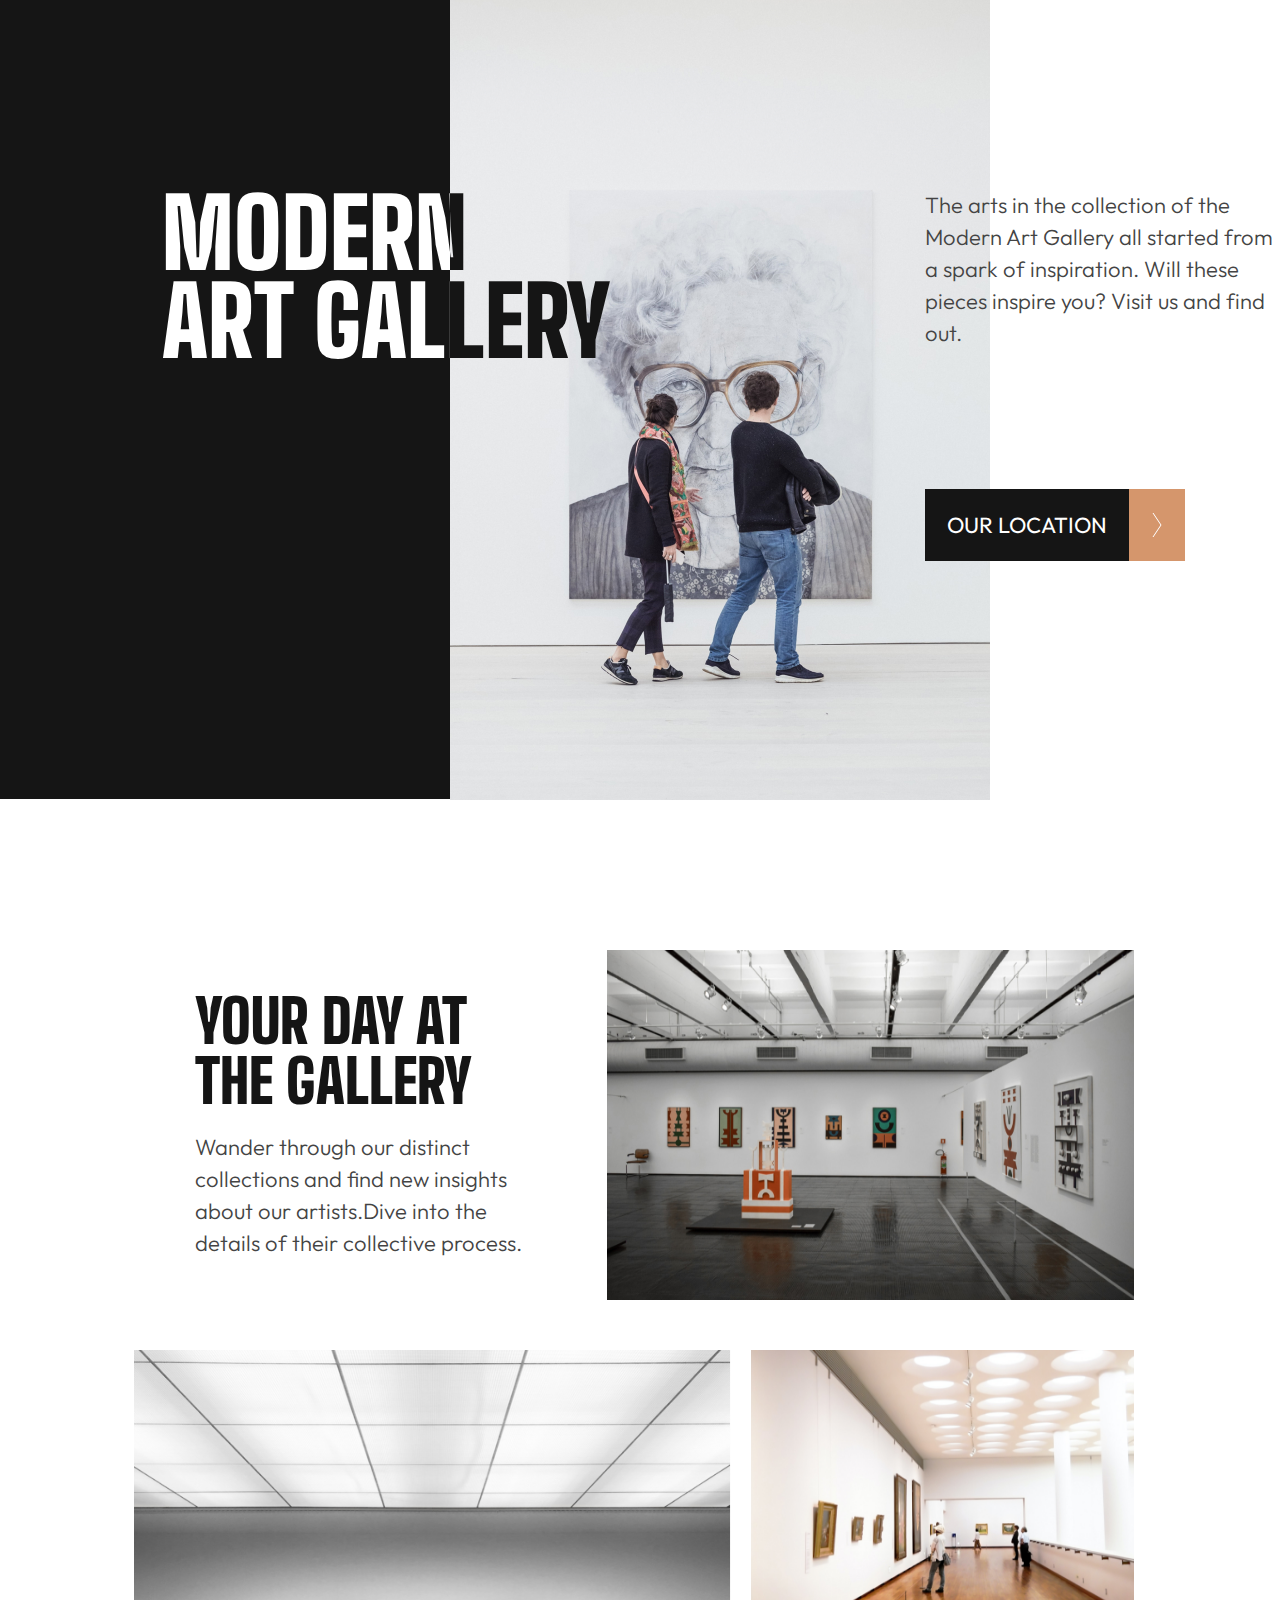
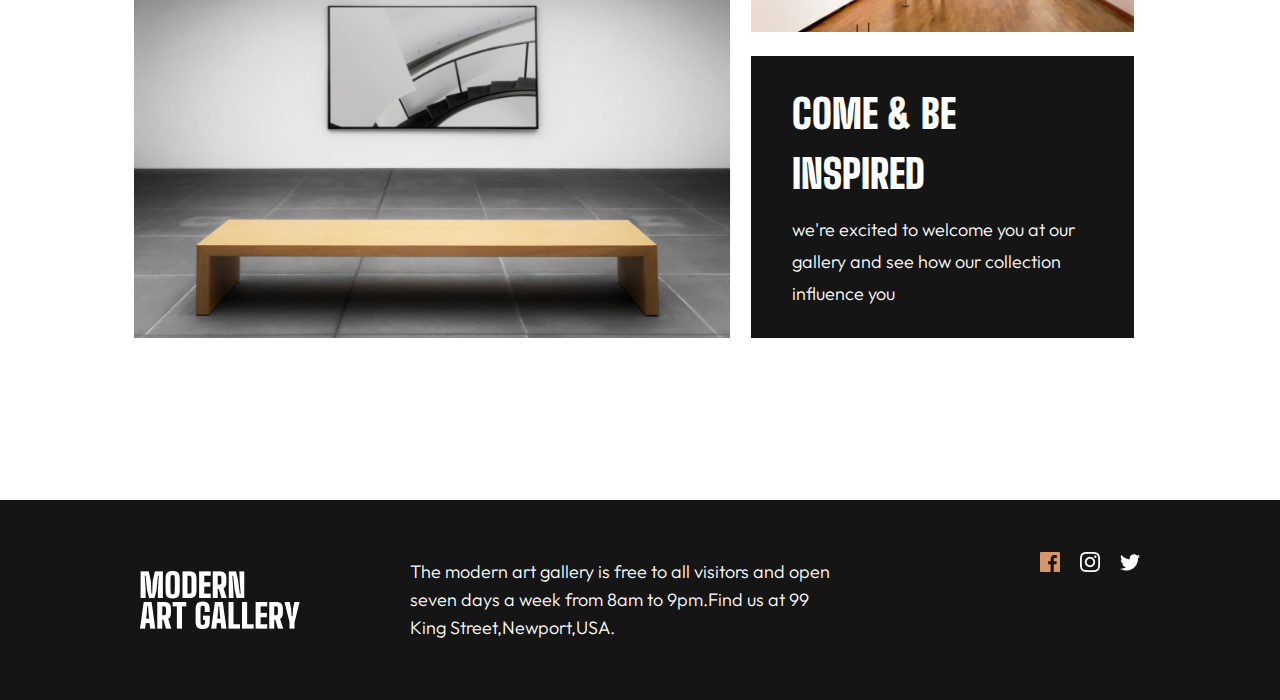
<file: index.html>
<!DOCTYPE html>
<html lang="en">
<head>
    <meta charset="UTF-8">
    <meta name="viewport" content="width=device-width, initial-scale=1.0">
    <title>Art Gallery</title>
    <link rel="stylesheet" href="./style/style.css">
</head>
<body>
    <header>
        <div class = "black-block" id = "right-header-block">

        </div>
  
        <img id = "header-img" 
          src = "./assets/Rectangle.jpg" alt = "Picture">
        <h1 class = "pre-lines">MODERN 
          ART GALLERY</h1>
        <p id = "header-paragraph">
          The arts in the collection of the Modern Art Gallery all started 
          from a spark of inspiration. Will these pieces inspire you? Visit 
          us and find out.
        </p>
        
        <a id = "location-button" class = "button-block " href = "./location.html">
            <div class = "button-text">
          <p class = "text">
            OUR LOCATION
          </p>
          </div>
          <div class = "button-arrows">
            <img class = "button-img" src = "./assets/icon-arrow-right.svg" alt = "">
          </div>
        </a>
      </header>
      <div class="container">
      <main   class="main-container">
        <section  class="section-01">
            <div class="section-01_text">
               <h1>Your Day At The Gallery</h1>
               <p>Wander through our distinct collections and find new insights about our artists.Dive into the details of their collective process.</p>       
            </div>
            <div class="section-01_image">
                <img src="./assets/section01-img.jpg" alt="image-01">
            </div>
            </section>
            <section class="section-02">
              
                    <img src="./assets/section-02_image.jpg" alt="image-01">
             
                    <div class="section-02_article">
                        <img class="section-02_article-image "  src="./assets/article-img.jpg">
                            
                            <div class="section-02_article-text ">
                                <h1>come & be inspired</h1>
                                <p>we're excited to welcome you at our gallery and see how our collection influence you</p>
                            </div>
                        </div>
            </section>
      </main>
      </div>
      <footer>
        <div class="footer-text">
            <img src="./assets/MODERNARTGALLERY.png">
            <p>The modern art gallery is free to all visitors and open seven days a week from 8am to 9pm.Find us at 99 King Street,Newport,USA.</p>
        </div>
        <div class="footer-icon">
            <a href="">
            <img src="./assets/Group 9fb (1).png" alt="icons">
            </a>
        </div>
      </footer>
</body>
</html>
</file>
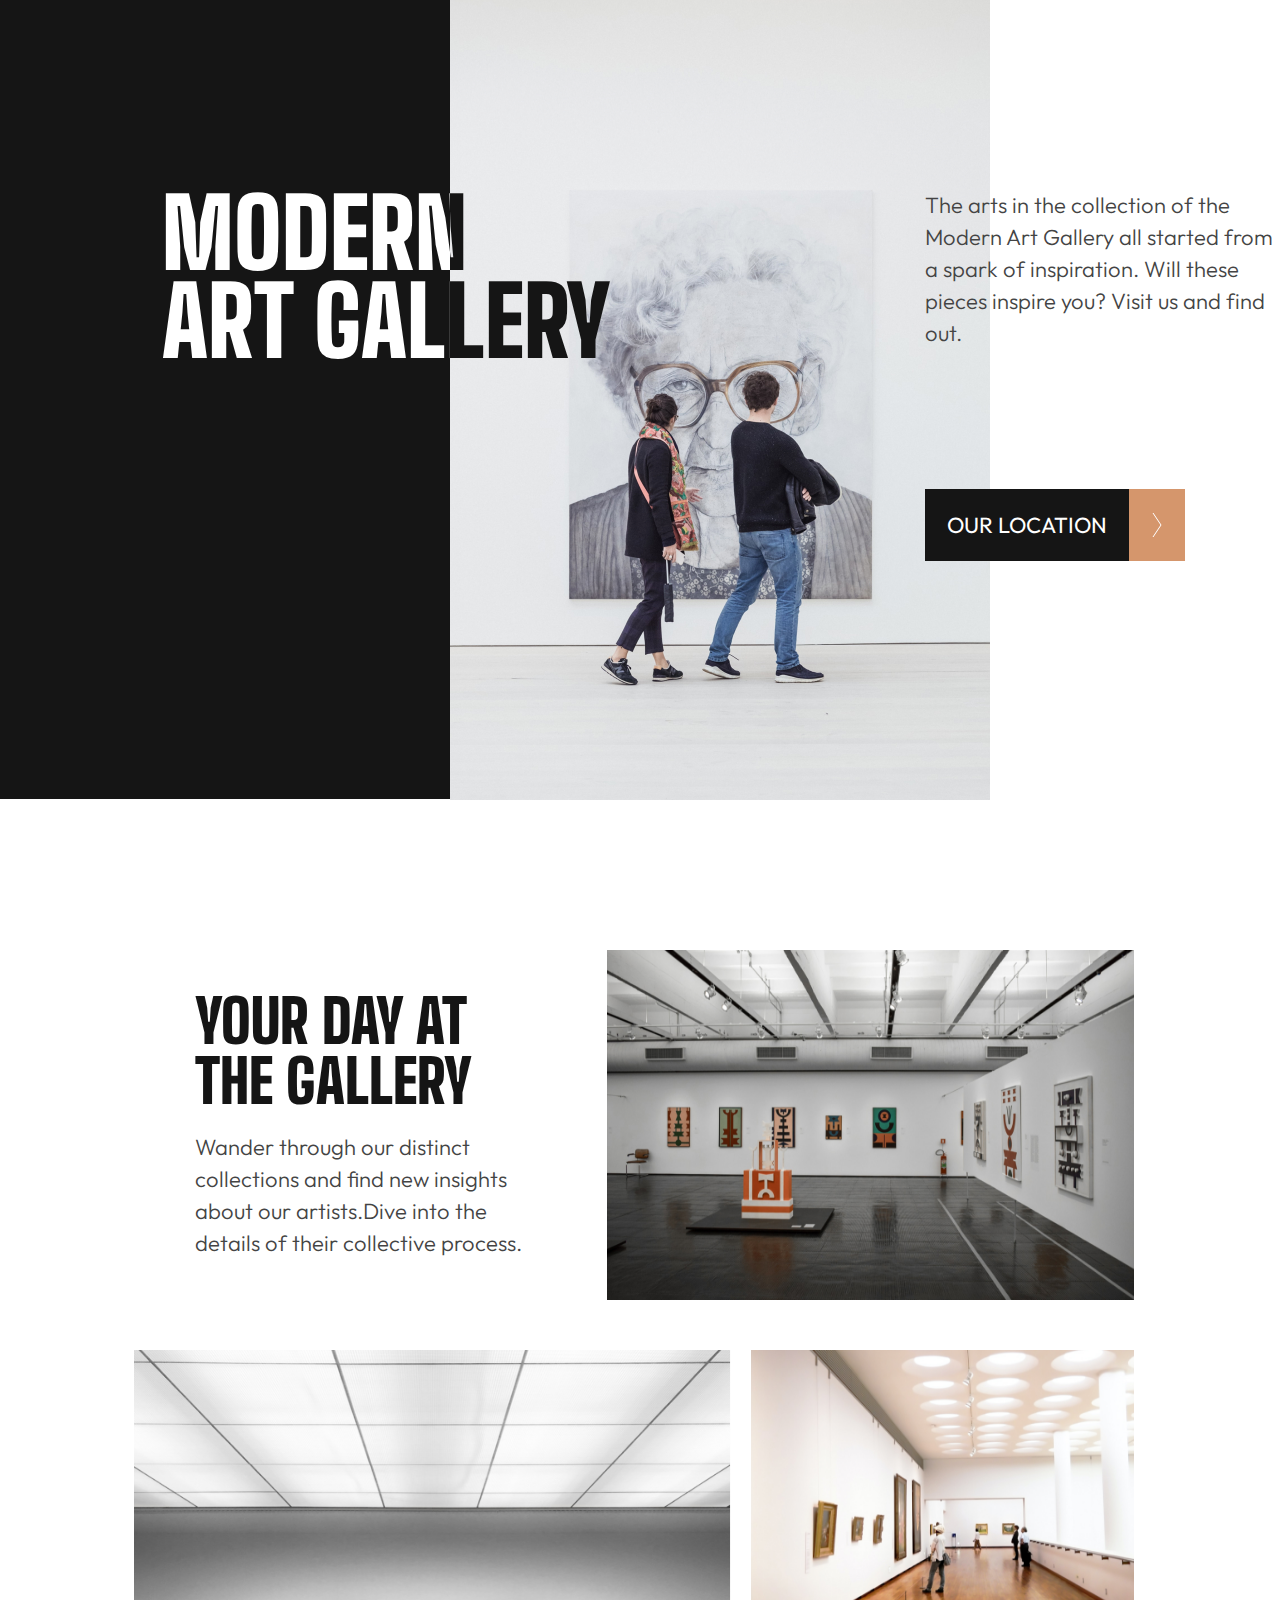
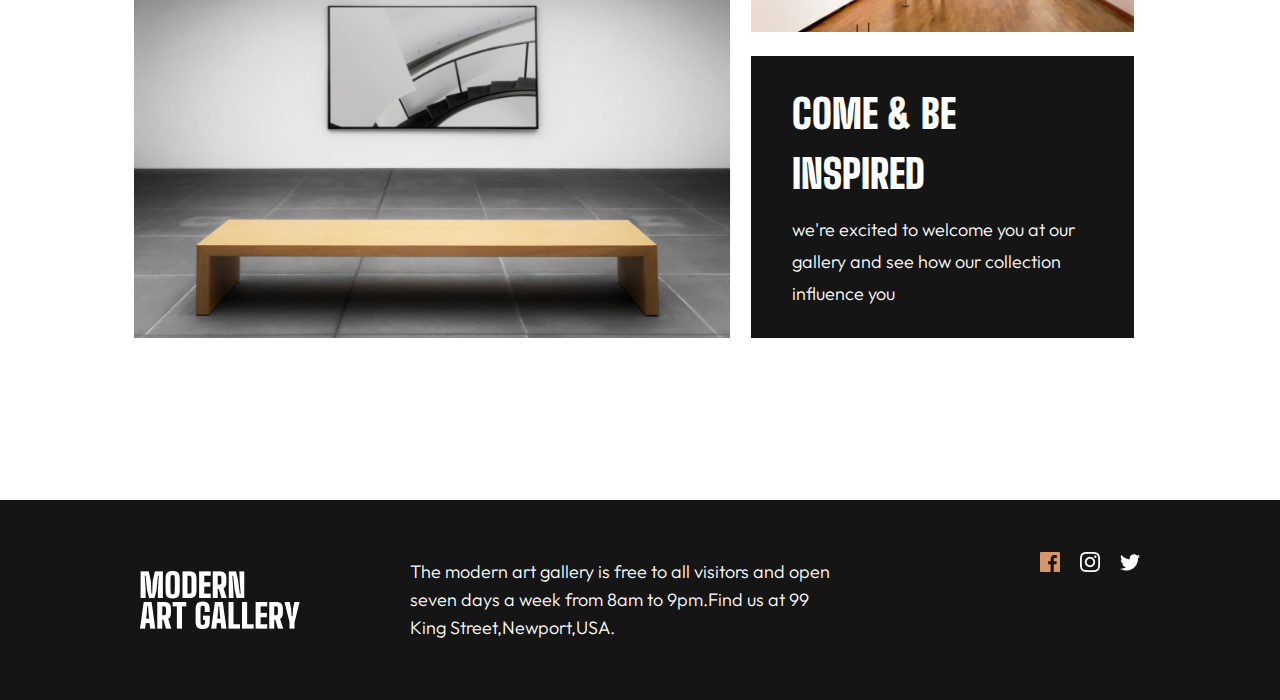
<file: HTML/index.html>
<!DOCTYPE html>
<html lang="en">
<head>
    <meta charset="UTF-8">
    <meta name="viewport" content="width=device-width, initial-scale=1.0">
    <title>Art Gallery</title>
    <link rel="stylesheet" href="../style/style.css">
</head>
<body>
    <header>
        <div class = "black-block" id = "right-header-block">

        </div>
  
        <img id = "header-img" 
          src = "../assets/Rectangle.jpg" alt = "Picture">
        <h1 class = "pre-lines">MODERN 
          ART GALLERY</h1>
        <p id = "header-paragraph">
          The arts in the collection of the Modern Art Gallery all started 
          from a spark of inspiration. Will these pieces inspire you? Visit 
          us and find out.
        </p>
        
        <a id = "location-button" class = "button-block " href = "./location.html">
            <div class = "button-text">
          <p class = "text">
            OUR LOCATION
          </p>
          </div>
          <div class = "button-arrows">
            <img class = "button-img" src = "../assets/icon-arrow-right.svg" alt = "">
          </div>
        </a>
      </header>
      <div class="container">
      <main   class="main-container">
        <section  class="section-01">
            <div class="section-01_text">
               <h1>Your Day At The Gallery</h1>
               <p>Wander through our distinct collections and find new insights about our artists.Dive into the details of their collective process.</p>       
            </div>
            <div class="section-01_image">
                <img src="../assets/section01-img.jpg" alt="image-01">
            </div>
            </section>
            <section class="section-02">
              
                    <img src="../assets/section-02_image.jpg" alt="image-01">
             
                    <div class="section-02_article">
                        <img class="section-02_article-image "  src="../assets/article-img.jpg">
                            
                            <div class="section-02_article-text ">
                                <h1>come & be inspired</h1>
                                <p>we're excited to welcome you at our gallery and see how our collection influence you</p>
                            </div>
                        </div>
            </section>
      </main>
      </div>
      <footer>
        <div class="footer-text">
            <img src="../assets/MODERNARTGALLERY.png">
            <p>The modern art gallery is free to all visitors and open seven days a week from 8am to 9pm.Find us at 99 King Street,Newport,USA.</p>
        </div>
        <div class="footer-icon">
            <a href="">
            <img src="../assets/Group 9fb (1).png" alt="icons">
            </a>
        </div>
      </footer>
</body>
</html>
</file>
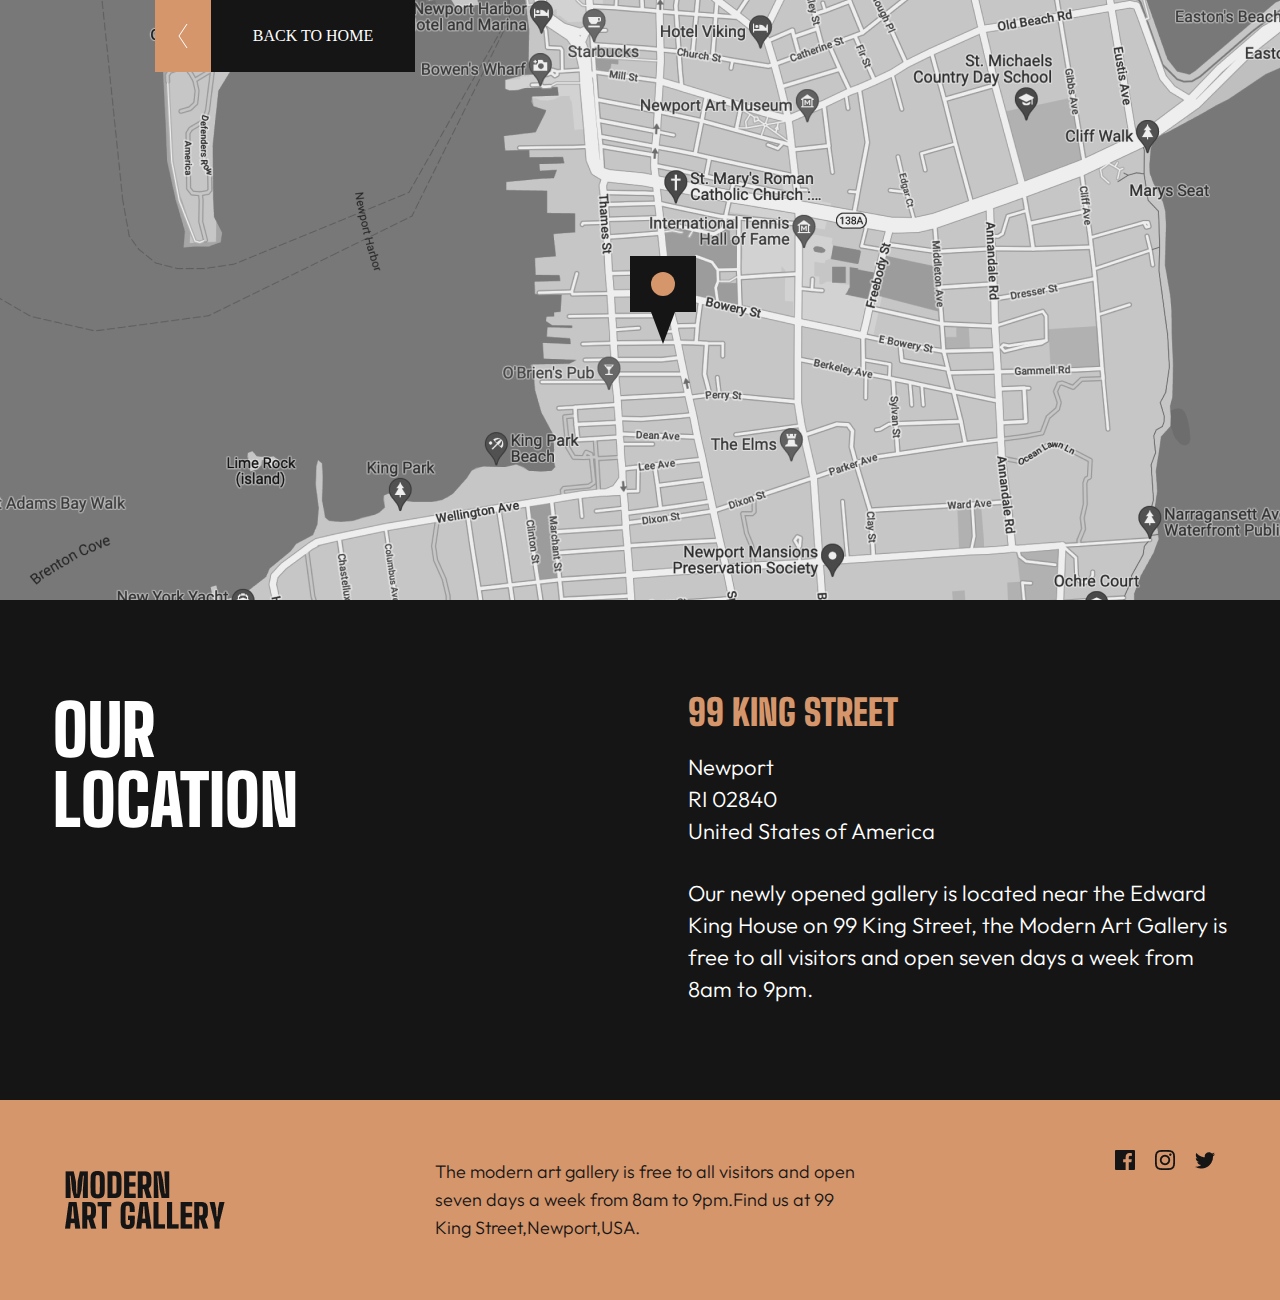
<file: location.html>
<!DOCTYPE html>
<html lang="en">
<head>
    <meta charset="UTF-8">
    <meta name="viewport" content="width=device-width, initial-scale=1.0">
    <title>Location</title>
    <link rel="stylesheet" href="./style/location.css">
</head>
<body>
    <header id="map">
        <img id="location-marker" src="./assets/Group 6.svg">
        <a id = "location-button" class = "button-block " href = "./index.html">
            <div class = "button-arrows">
                <img class = "button-img" src = "./assets/icon-arrow-left.svg" alt = "">
              </div>
            <div class = "button-text">
          <p class = "text">
            BACK TO HOME
          </p>
          </div>
        </a>
    </header>
    <main class="Loction-Info">
      <div class="wrapper">
      <p class="location-text">
        Our Location
      </p>
      <section class="location-address">
        <h1 class="street-location">
          99 King Street
        </h1>
        <p class="address-details">
          Newport<br/>
          RI 02840<br/>
          United States of America
          <p>
            <p class="about-info">
              Our newly opened gallery is located near the Edward King House on 99 King 
              Street, the Modern Art Gallery is free to all visitors and open seven days 
              a week from 8am to 9pm.
              <p>
      </section>
      </div>
    </main>
    <footer>
      <div class="footer-text">
          <img src="./assets/MODERNARTGALLERY-black.png">
          <p>The modern art gallery is free to all visitors and open seven days a week from 8am to 9pm.Find us at 99 King Street,Newport,USA.</p>
      </div>
      <div class="footer-icon">
          <a href="">
          <img src="./assets/icons-white.png" alt="icons">
          </a>
      </div>
    </footer>
</body>
</html>
</file>
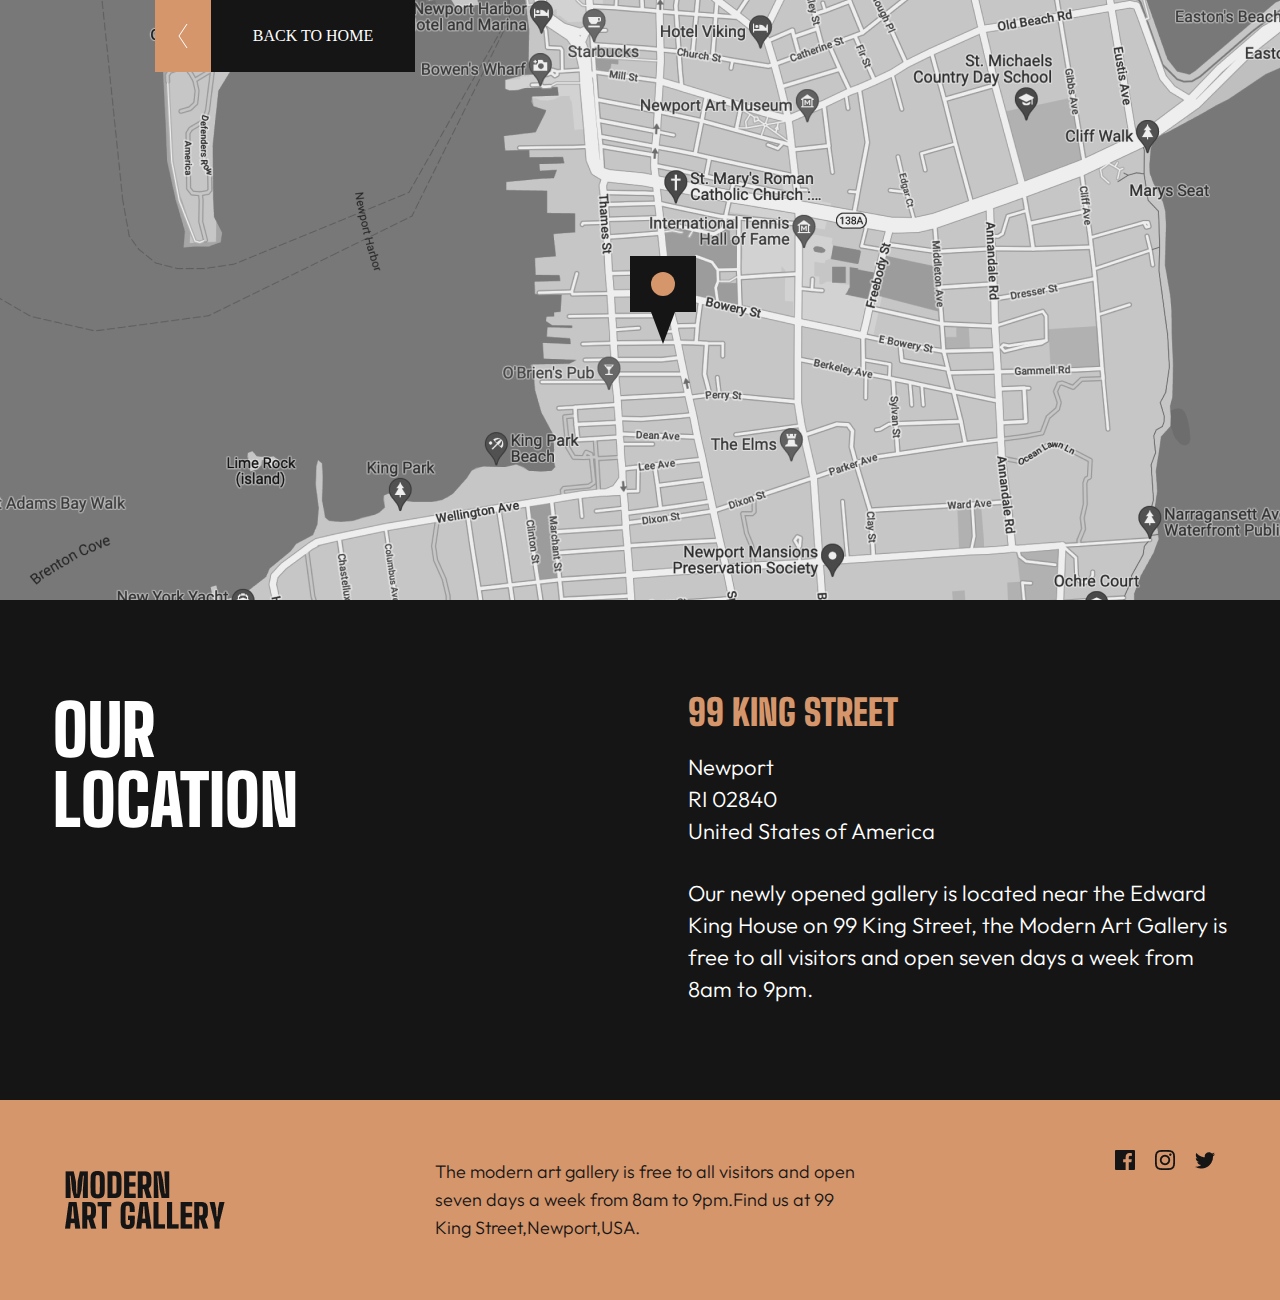
<file: HTML/location.html>
<!DOCTYPE html>
<html lang="en">
<head>
    <meta charset="UTF-8">
    <meta name="viewport" content="width=device-width, initial-scale=1.0">
    <title>Document</title>
    <link rel="stylesheet" href="../style/location.css">
</head>
<body>
    <header id="map">
        <img id="location-marker" src="../assets/Group 6.svg">
        <a id = "location-button" class = "button-block " href = "./index.html">
            <div class = "button-arrows">
                <img class = "button-img" src = "../assets/icon-arrow-left.svg" alt = "">
              </div>
            <div class = "button-text">
          <p class = "text">
            BACK TO HOME
          </p>
          </div>
        </a>
    </header>
    <main class="Loction-Info">
      <div class="wrapper">
      <p class="location-text">
        Our Location
      </p>
      <section class="location-address">
        <h1 class="street-location">
          99 King Street
        </h1>
        <p class="address-details">
          Newport<br/>
          RI 02840<br/>
          United States of America
          <p>
            <p class="about-info">
              Our newly opened gallery is located near the Edward King House on 99 King 
              Street, the Modern Art Gallery is free to all visitors and open seven days 
              a week from 8am to 9pm.
              <p>
      </section>
      </div>
    </main>
    <footer>
      <div class="footer-text">
          <img src="../assets/MODERNARTGALLERY-black.png">
          <p>The modern art gallery is free to all visitors and open seven days a week from 8am to 9pm.Find us at 99 King Street,Newport,USA.</p>
      </div>
      <div class="footer-icon">
          <a href="">
          <img src="../assets/icons-white.png" alt="icons">
          </a>
      </div>
    </footer>
</body>
</html>
</file>
<file: style/style.css>
@import url("https://fonts.googleapis.com/css2?family=Big+Shoulders+Display:wght@900&family=Outfit:wght@300&display=swap");
* {
    padding: 0;
    margin: 0;
}

:root {
    --black-color: #151515;
    --brown-color: #d5966c;
    --white-color: #fff;
}

html {
    font-size: 22px;
}

body {
    font-family: "Outfit", "Arial", sans-serif;
    color: var(--black-color);
    justify-content: center;
    display: flex;
    flex-direction: column;
    width: 100%;
}
header{
    display: flex;
    position: relative;
    width: 1275px;
    height: 800px;
   flex-shrink: 0;
}
.black-block{
    position: relative;
    width: 450px;
   height: 799px;
  background-color: var(--black-color);
}
#header-img{
    position: relative;
    width: 540px;
    height: 800px;
}
.pre-lines{
    position:absolute;
    top:189px;
    left: 162px;
    width: 450px;
    font-family: 'Big Shoulders Display';
    font-size: 96px;
    font-style: normal;
    font-weight: 900;
    line-height: 88px; 
    text-transform: uppercase;
    font-feature-settings: 'clig' off, 'liga' off;
    background-image: linear-gradient(90deg,
        var(--white-color) 0, var(--white-color) 3em,
        var(--black-color) 3em, var(--black-color) 5em
    );
    color: transparent;
    -webkit-background-clip: text;
    background-clip: text;
}
#header-paragraph{
    top:189px;
    left: 925px;
    width: 354px;
    color: var(--Dark-Grey, #444);
    font-family: Outfit;
    font-size: 22px;
    position:absolute;
    font-style: normal;
    font-weight: 300;
    line-height: 32px;
    font-feature-settings: 'clig' off, 'liga' off;
}
#location-button{
    position: absolute;
    display: flex;
    top:489px;
    left: 925px;
    width: 260px;
    height: 72px;
    text-decoration: none;
    color: var(--white-color);
    

}
.button-text{
    display: flex;
    background-color: var(--black-color);
    width: 204px;
    height: 72px;
    justify-content: center;
    align-items: center;
}
.button-arrows{
    background-color: var(--brown-color);
    width: 56px;
    height: 72px;
    display: flex;
    justify-content: center;
    align-items: center;
}
.button-arrows:hover{
    background-color: var(--brown-color);
}
.button-text:hover{
 background-color: var(--brown-color);
}
#location-button:hover .button-arrows{
    background-color: var(--black-color);
}
#location-button:hover  .button-arrows:hover{
    background-color: var(--black-color);
}
#location-button:hover  .button-text{
    background-color: var(--brown-color);
}
.container{
    width: 99%;
    height: 1000px;
    display: flex;
    justify-content: center;
    margin: 150px 0px;
}
.main-container{
    
    width: 1000px;
    height: 1000px; 
}
.section-01{
    width: 100%;
    height: 350px;
    margin-bottom: 50px;
    display: flex;
}
.section-01_text{
    width: 50%;
    display: flex;
    flex-direction: column;
    align-items: center;
    justify-content: center;

}
.section-01_text h1{
    width: 350px;
    color: var(--Almost-Black, #151515);
font-family: Big Shoulders Display;
font-size: 60px;
font-style: normal;
font-weight: 900;
line-height: 60px; /* 100% */
text-transform: uppercase;
margin-bottom: 20px;
}
.section-01_text p{
    width: 350px;
color: var(--Dark-Grey, #444);
font-family: Outfit;
font-size: 22px;
font-style: normal;
font-weight: 300;
line-height: 32px;
}
.section-01_image img{
    width: 100%;
    height: 350px;
}
.section-02{
    display: flex;
    width: 100%;
    height: 588px;
}
.section-02 img{
    width: 61%;
    height: 588px;
    margin-right: 20px;
}
.section-02_article{
    width: 39%;
    height: 588px;
    display: flex;
    flex-direction: column;
    align-content:space-between;
    justify-content: space-between;
}
.section-02_article img{
    height: 48%;
    width: 100%;
}
.section-02_article-text{
    height: 48%;
    width: 100%;
    background-color: var(--black-color);
    display: flex;
    flex-direction: column;
    align-items: center;
    justify-content: center;
}
.section-02_article-text h1{
    width: 300px;
    color: var(--white-color);
    font-size: 40px;
    font-style: normal;
    font-weight: 900;
    line-height: 60px;
    text-transform: uppercase;
    font-family: Big Shoulders Display;
    margin-bottom: 10px;
}
.section-02_article-text p{
    width: 300px;
    font-family: Outfit;
    font-size: 18px;
    font-style: normal;
    font-weight: 300;
    line-height: 32px;
    color: var(--white-color);
}
footer{
    width: 100%;
    background-color: var(--black-color);
    height: 200px;
    display: flex;
    justify-content: center;
    align-items: center;
}
.footer-text{
    width: 700px;
    height: 100px;
    display: flex;
    align-items: center;
    justify-content: space-between;
}
.footer-text img{
    width: 159.572px;
    height: 58px;
}
.footer-text p{
    width: 430px;
    font-family: Outfit;
    font-size: 18px;
    font-style: normal;
    font-weight: 300;
    line-height: 28px; 
    color: var(--white-color);
}

.footer-icon{
    width: 300px;
    height: 100px;
    display: flex;
    justify-content: end;
}
.footer-icon img{
    width: 100px;
    height: 20px;
}
@media only screen and (max-width: 1279px) {
    body {
      width: max-content;
    }
  }
</file>
<file: style/location.css>
@import url("https://fonts.googleapis.com/css2?family=Big+Shoulders+Display:wght@900&family=Outfit:wght@300&display=swap");

* {
    padding: 0;
    margin: 0;
}
:root {
    --black-color: #151515;
    --brown-color: #d5966c;
    --white-color: #fff;
}
body{
    width: 100%;
}
header{
    position: relative;
    display: flex;
    width: 100%;
    background-image: url("../assets/Bitmap.png");
  height: 600px;
  justify-content: center;
  align-items: center;
}
#location-marker{
    margin-left: 45px;
}


#location-button{
    position: absolute;
    display: flex;
    top:0px;
    left: 155px;
    width: 260px;
    height: 72px;
    text-decoration: none;
    color: var(--white-color);
    

}
.button-text{
    display: flex;
    background-color: var(--black-color);
    width: 204px;
    height: 72px;
    justify-content: center;
    align-items: center;
}
.button-arrows{
    background-color: var(--brown-color);
    width: 56px;
    height: 72px;
    display: flex;
    justify-content: center;
    align-items: center;
}
.button-arrows:hover{
    background-color: var(--brown-color);
}
.button-text:hover{
 background-color: var(--brown-color);
}
#location-button:hover .button-arrows{
    background-color: var(--black-color);
}
#location-button:hover  .button-arrows:hover{
    background-color: var(--black-color);
}
#location-button:hover  .button-text{
    background-color: var(--brown-color);
}
.Loction-Info{
    display: flex;
    height: 500px;
    width: 100%;
    background-color: var(--black-color);
    justify-content: center;
    align-items: center;
}
.wrapper{
    display: flex;
    justify-content: space-around;
    width: 1200px;
}
.location-text{
    width: 350px;
    color: var(--white-color);
    font-family: Big Shoulders Display;
font-size: 70px;
font-style: normal;
font-weight: 900;
line-height: 70px; 
text-transform: uppercase;
}
.location-address{
    display: flex;
    flex-direction: column;
    width: 800px;
   align-items: end;
}
.street-location{
    width: 540px;
    color: var(--brown-color);
    font-family: Big Shoulders Display;
font-size: 36px;
font-style: normal;
font-weight: 900;
line-height: 36px; 
text-transform: uppercase;
margin-bottom: 20px;
}
.address-details{
    width: 540px;
    color: var(--white-color);
    font-family: Outfit;
font-size: 22px;
font-style: normal;
font-weight: 300;
line-height: 32px;
margin-bottom: 30px;
}
.about-info{
    color: var(--white-color);
    width: 540px;
    font-family: Outfit;
font-size: 22px;
font-style: normal;
font-weight: 300;
line-height: 32px;
}
footer{
    width: 100%;
    background-color: var(--brown-color);
    height: 200px;
    display: flex;
    justify-content: center;
    align-items: center;
}
.footer-text{
    width: 800px;
    height: 100px;
    display: flex;
    align-items: center;
    justify-content: space-between;
}
.footer-text img{
    width: 159.572px;
    height: 58px;
}
.footer-text p{
    width: 430px;
    font-family: Outfit;
    color: var(--black-color);
    font-size: 18px;
    font-style: normal;
    font-weight: 300;
    line-height: 28px; /* 155.556% */
}

.footer-icon{
    width: 350px;
    height: 100px;
    display: flex;
    justify-content: end;
}
.footer-icon img{
    width: 100px;
    height: 20px;
}

@media only screen and (max-width: 1279px) {
    body {
      width: max-content;
    }
  }
</file>
